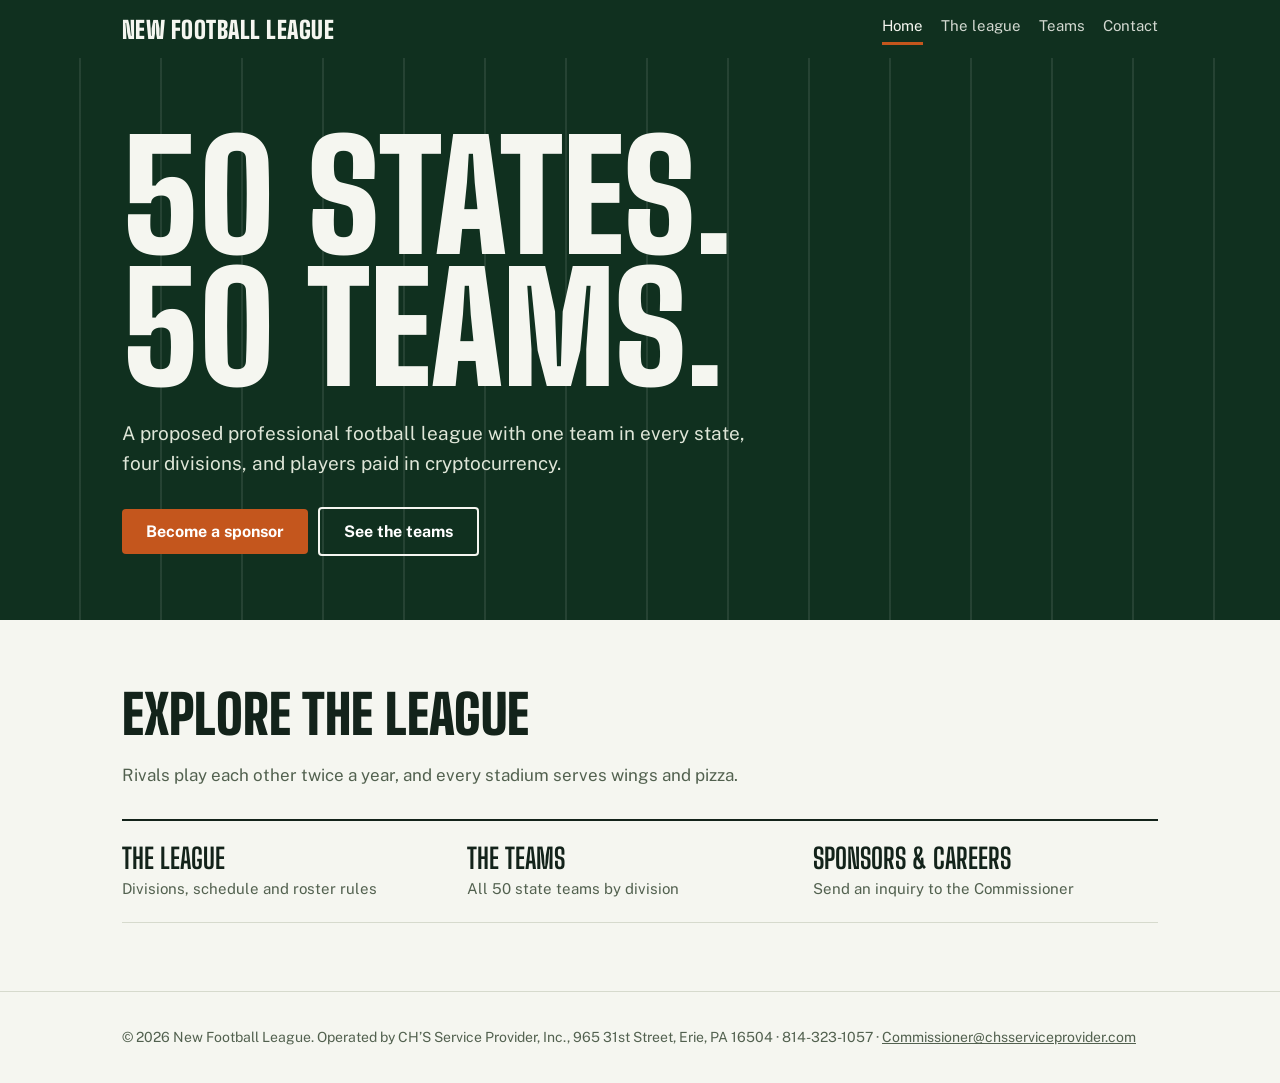
<file: index.html>
<!doctype html>
<html lang="en"><head><meta charset="utf-8"><meta name="viewport" content="width=device-width, initial-scale=1">
<title>Home — New Football League</title><meta name="description" content="One team in every state.">
<meta property="og:title" content="Home — New Football League">
<link rel="icon" href="data:image/svg+xml,<svg xmlns='http://www.w3.org/2000/svg' viewBox='0 0 100 100'><text y='.9em' font-size='90'>🏈</text></svg>">
<link rel="preconnect" href="https://fonts.googleapis.com"><link rel="preconnect" href="https://fonts.gstatic.com" crossorigin>
<link href="https://fonts.googleapis.com/css2?family=Big+Shoulders+Display:wght@700;900&family=Public+Sans:wght@400;500;700&display=swap" rel="stylesheet">
<link rel="stylesheet" href="style.css"></head>
<body>
<header class="top"><div class="wrap"><a class="logo" href="index.html">NEW FOOTBALL LEAGUE</a><nav><a href="index.html" aria-current="page">Home</a><a href="league.html">The league</a><a href="teams.html">Teams</a><a href="contact.html">Contact</a></nav></div></header>
<div class="hero"><div class="wrap"><h1>50 states.<br>50 teams.</h1>
<p>A proposed professional football league with one team in every state, four divisions, and players paid in cryptocurrency.</p>
<a class="btn" href="contact.html">Become a sponsor</a><a class="btn alt" href="teams.html">See the teams</a></div></div>
<section><div class="wrap"><h2>Explore the league</h2>
<p class="lead">Rivals play each other twice a year, and every stadium serves wings and pizza.</p>
<div class="links"><a href="league.html"><b>The league</b><span>Divisions, schedule and roster rules</span></a>
<a href="teams.html"><b>The teams</b><span>All 50 state teams by division</span></a>
<a href="contact.html"><b>Sponsors &amp; careers</b><span>Send an inquiry to the Commissioner</span></a></div></div></section>
<footer><div class="wrap">© 2026 New Football League. Operated by CH’S Service Provider, Inc., 965 31st Street, Erie, PA 16504 · 814-323-1057 · <a href="mailto:Commissioner@chsserviceprovider.com">Commissioner@chsserviceprovider.com</a></div></footer>
</body></html>
</file>
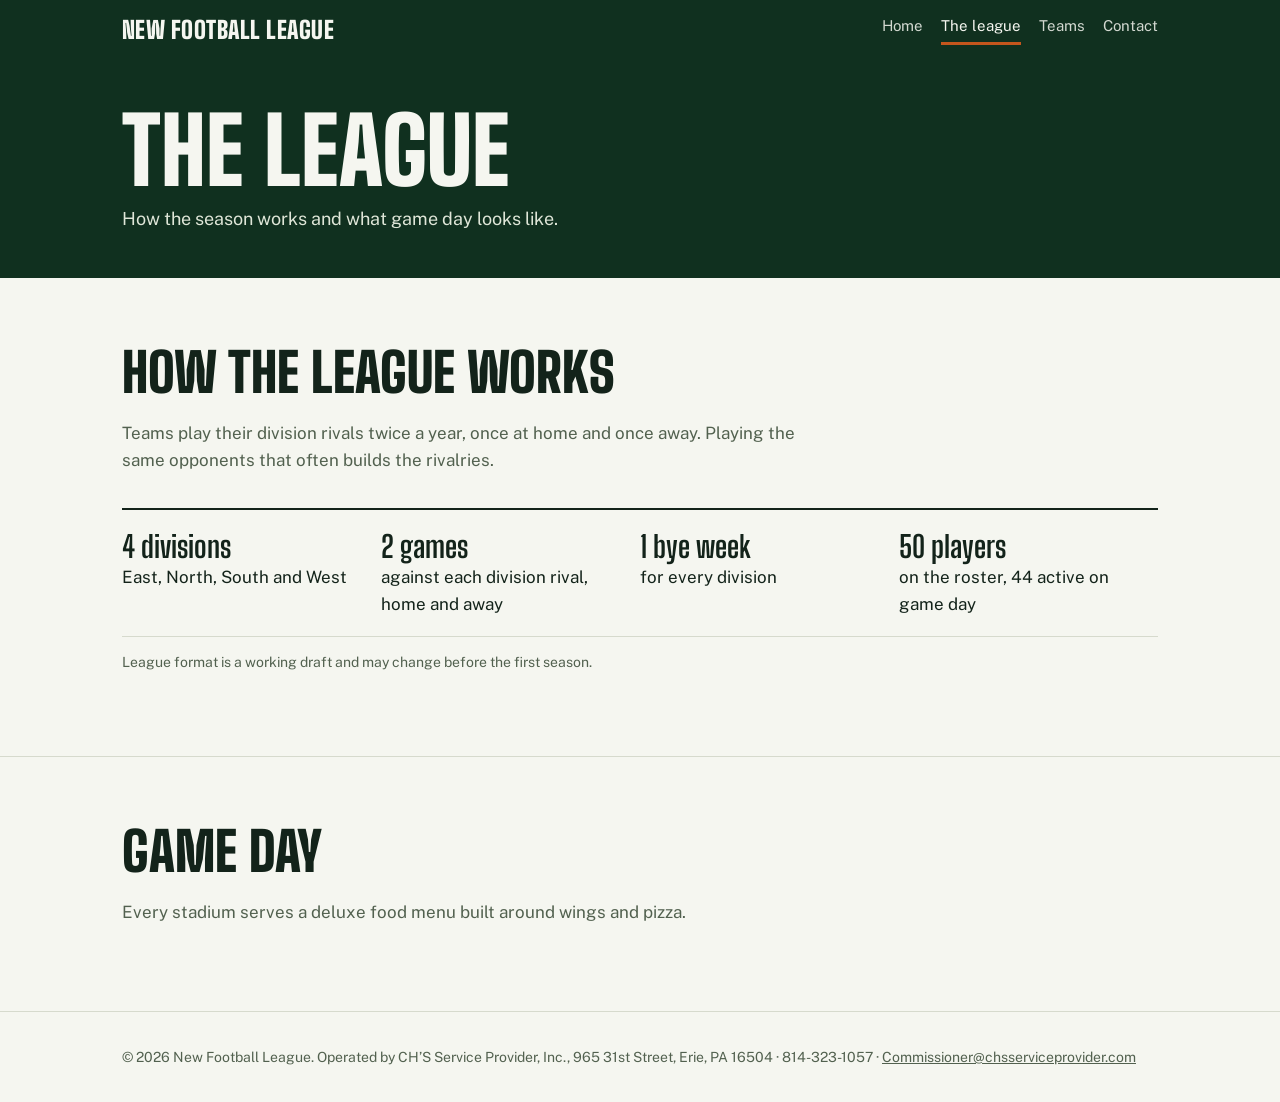
<file: league.html>
<!doctype html>
<html lang="en"><head><meta charset="utf-8"><meta name="viewport" content="width=device-width, initial-scale=1">
<title>The league — New Football League</title><meta name="description" content="How the season works and what game day looks like.">
<meta property="og:title" content="The league — New Football League">
<link rel="icon" href="data:image/svg+xml,<svg xmlns='http://www.w3.org/2000/svg' viewBox='0 0 100 100'><text y='.9em' font-size='90'>🏈</text></svg>">
<link rel="preconnect" href="https://fonts.googleapis.com"><link rel="preconnect" href="https://fonts.gstatic.com" crossorigin>
<link href="https://fonts.googleapis.com/css2?family=Big+Shoulders+Display:wght@700;900&family=Public+Sans:wght@400;500;700&display=swap" rel="stylesheet">
<link rel="stylesheet" href="style.css"></head>
<body>
<header class="top"><div class="wrap"><a class="logo" href="index.html">NEW FOOTBALL LEAGUE</a><nav><a href="index.html">Home</a><a href="league.html" aria-current="page">The league</a><a href="teams.html">Teams</a><a href="contact.html">Contact</a></nav></div></header>
<div class="pagehead"><div class="wrap"><h1>The league</h1><p>How the season works and what game day looks like.</p></div></div>
<section><div class="wrap"><h2>How the league works</h2>
<p class="lead">Teams play their division rivals twice a year, once at home and once away. Playing the same opponents that often builds the rivalries.</p>
<div class="facts"><div><b>4 divisions</b>East, North, South and West</div><div><b>2 games</b>against each division rival, home and away</div>
<div><b>1 bye week</b>for every division</div><div><b>50 players</b>on the roster, 44 active on game day</div></div>
<p class="note">League format is a working draft and may change before the first season.</p></div></section>
<section><div class="wrap"><h2>Game day</h2><p class="lead">Every stadium serves a deluxe food menu built around wings and pizza.</p></div></section>
<footer><div class="wrap">© 2026 New Football League. Operated by CH’S Service Provider, Inc., 965 31st Street, Erie, PA 16504 · 814-323-1057 · <a href="mailto:Commissioner@chsserviceprovider.com">Commissioner@chsserviceprovider.com</a></div></footer>
</body></html>
</file>
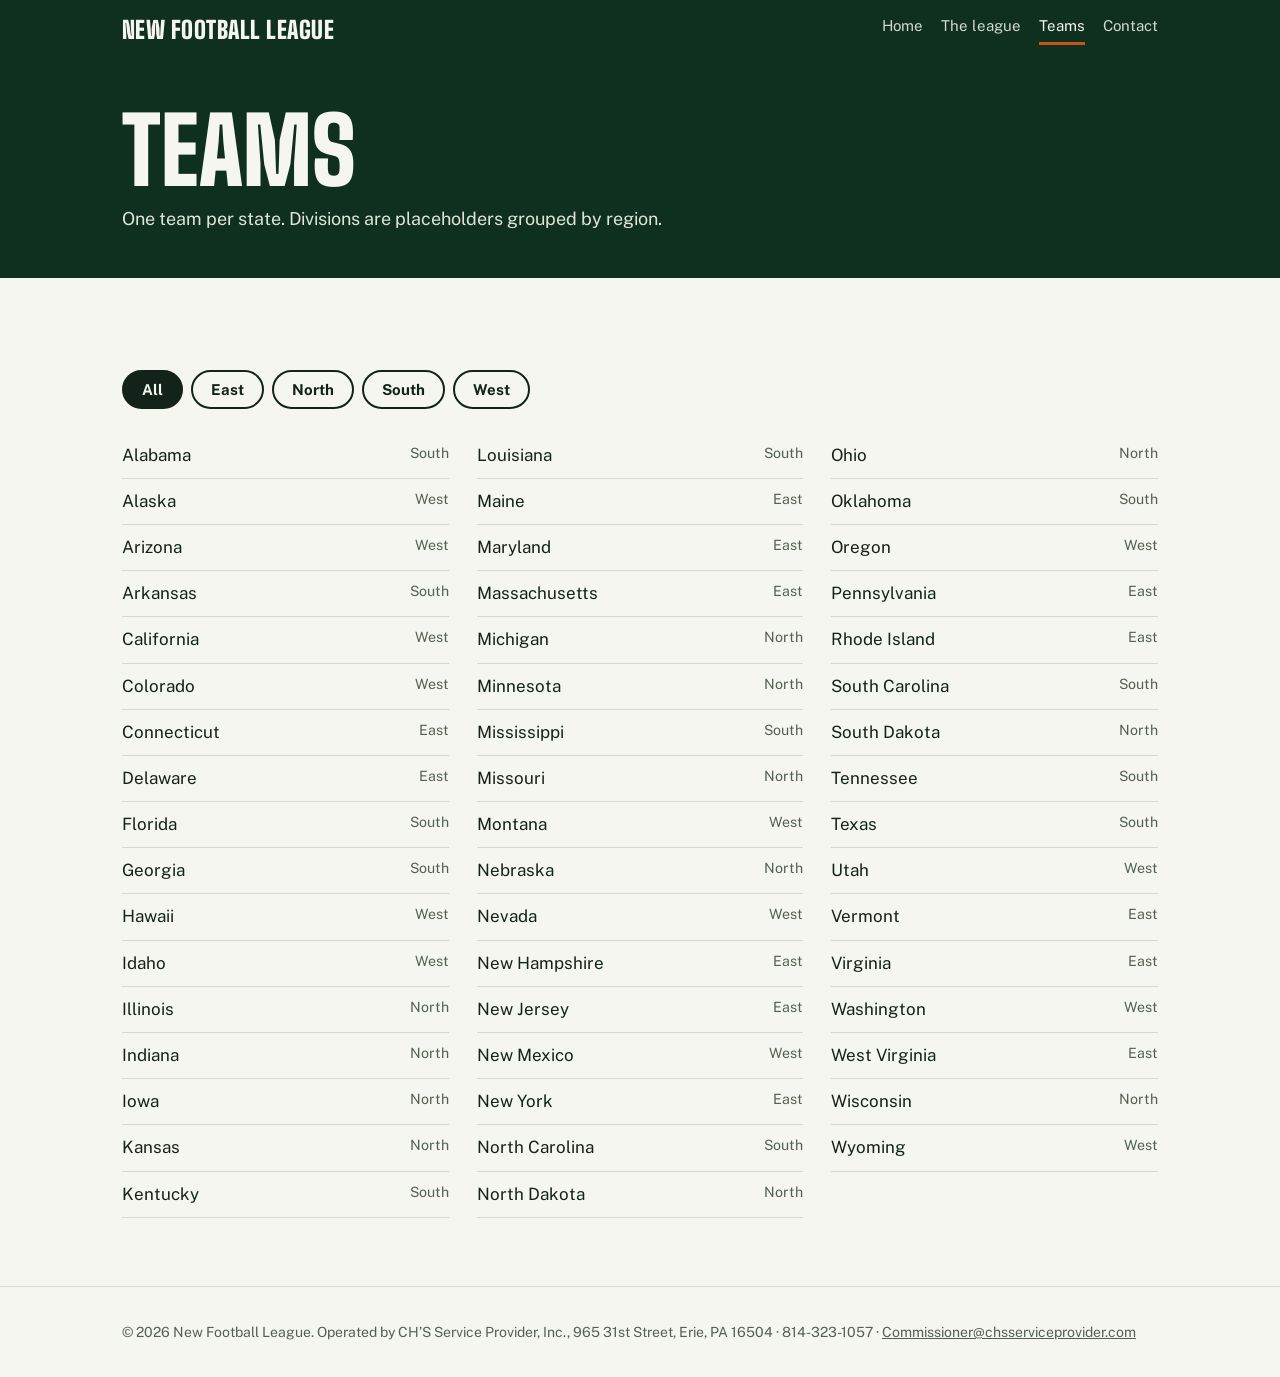
<file: teams.html>
<!doctype html>
<html lang="en"><head><meta charset="utf-8"><meta name="viewport" content="width=device-width, initial-scale=1">
<title>Teams — New Football League</title><meta name="description" content="One team per state. Divisions are placeholders grouped by region.">
<meta property="og:title" content="Teams — New Football League">
<link rel="icon" href="data:image/svg+xml,<svg xmlns='http://www.w3.org/2000/svg' viewBox='0 0 100 100'><text y='.9em' font-size='90'>🏈</text></svg>">
<link rel="preconnect" href="https://fonts.googleapis.com"><link rel="preconnect" href="https://fonts.gstatic.com" crossorigin>
<link href="https://fonts.googleapis.com/css2?family=Big+Shoulders+Display:wght@700;900&family=Public+Sans:wght@400;500;700&display=swap" rel="stylesheet">
<link rel="stylesheet" href="style.css"></head>
<body>
<header class="top"><div class="wrap"><a class="logo" href="index.html">NEW FOOTBALL LEAGUE</a><nav><a href="index.html">Home</a><a href="league.html">The league</a><a href="teams.html" aria-current="page">Teams</a><a href="contact.html">Contact</a></nav></div></header>
<div class="pagehead"><div class="wrap"><h1>Teams</h1><p>One team per state. Divisions are placeholders grouped by region.</p></div></div>
<section><div class="wrap">
<div class="tabs" role="group" aria-label="Filter by division"></div><ul id="teams"></ul></div></section>
<footer><div class="wrap">© 2026 New Football League. Operated by CH’S Service Provider, Inc., 965 31st Street, Erie, PA 16504 · 814-323-1057 · <a href="mailto:Commissioner@chsserviceprovider.com">Commissioner@chsserviceprovider.com</a></div></footer>
<script>
// ---- Teams (edit freely; divisions are placeholders by U.S. region) ----
const DIVISIONS = {
  East:"Connecticut,Delaware,Maine,Maryland,Massachusetts,New Hampshire,New Jersey,New York,Pennsylvania,Rhode Island,Vermont,Virginia,West Virginia",
  North:"Illinois,Indiana,Iowa,Kansas,Michigan,Minnesota,Missouri,Nebraska,North Dakota,Ohio,South Dakota,Wisconsin",
  South:"Alabama,Arkansas,Florida,Georgia,Kentucky,Louisiana,Mississippi,North Carolina,Oklahoma,South Carolina,Tennessee,Texas",
  West:"Alaska,Arizona,California,Colorado,Hawaii,Idaho,Montana,Nevada,New Mexico,Oregon,Utah,Washington,Wyoming"
};
const teams = Object.entries(DIVISIONS).flatMap(([d,s])=>s.split(",").map(n=>({n,d})));
const list = document.getElementById("teams"), tabs = document.querySelector(".tabs");
let cur = "All";
function draw(){
  list.innerHTML = teams.filter(t=>cur==="All"||t.d===cur).sort((a,b)=>a.n.localeCompare(b.n))
    .map(t=>`<li>${t.n}<small>${t.d}</small></li>`).join("");
  tabs.querySelectorAll("button").forEach(b=>b.setAttribute("aria-pressed",b.dataset.d===cur));
}
["All",...Object.keys(DIVISIONS)].forEach(d=>{
  const b=document.createElement("button");b.textContent=d;b.dataset.d=d;b.onclick=()=>{cur=d;draw()};tabs.appendChild(b);
});
draw();
</script>
</body></html>
</file>
<file: style.css>
:root{--turf:#10301f;--turf2:#17402b;--chalk:#f5f6f0;--ink:#13231a;--lace:#c4561d;--line:#d6dacd;--muted:#52614f;
--h:'Big Shoulders Display','Arial Narrow',Impact,sans-serif;--b:'Public Sans',system-ui,sans-serif}
@media (prefers-color-scheme:dark){:root{--chalk:#0e1a13;--ink:#eef1e8;--line:#27382d;--muted:#a3b2a0;--lace:#ec8450}}
*{box-sizing:border-box}html{scroll-behavior:smooth}
body{margin:0;font:17px/1.6 var(--b);background:var(--chalk);color:var(--ink)}
a{color:inherit}:focus-visible{outline:3px solid var(--lace);outline-offset:2px}
.wrap{max-width:1080px;margin:0 auto;padding:0 22px}
header.top{position:sticky;top:0;z-index:5;background:var(--turf);color:#f5f6f0}
header.top .wrap{display:flex;align-items:center;justify-content:space-between;height:58px;gap:16px}
.logo{font:900 24px var(--h);letter-spacing:.02em;text-decoration:none}
nav{display:flex;gap:18px;font-size:15px;overflow-x:auto}nav a{text-decoration:none;white-space:nowrap;opacity:.85}nav a:hover{opacity:1}
.hero{background:var(--turf);color:#f5f6f0;padding:72px 0 64px;position:relative;overflow:hidden}
.hero:before{content:"";position:absolute;inset:0;background:repeating-linear-gradient(90deg,transparent 0 79px,rgba(255,255,255,.09) 79px 81px)}
.hero .wrap{position:relative}
.hero h1{font:900 clamp(56px,13vw,150px)/.88 var(--h);margin:0 0 24px;text-transform:uppercase}
.hero p{max-width:34em;font-size:19px;margin:0 0 28px;color:#dfe6d8}
.btn{display:inline-block;background:var(--lace);color:#fff;font-weight:700;padding:13px 24px;border-radius:4px;text-decoration:none;border:0;font:700 16px var(--b);cursor:pointer}
.btn.alt{background:transparent;border:2px solid #f5f6f0;margin-left:10px}
section{padding:68px 0;border-bottom:1px solid var(--line)}
h2{font:900 clamp(34px,6vw,54px)/1 var(--h);margin:0 0 20px;text-transform:uppercase}
.lead{max-width:40em;color:var(--muted)}
.facts{display:grid;grid-template-columns:repeat(auto-fit,minmax(220px,1fr));gap:0;margin-top:34px;border-top:2px solid var(--ink)}
.facts div{padding:18px 18px 18px 0;border-bottom:1px solid var(--line)}
.facts b{display:block;font:700 30px var(--h)}
.tabs{display:flex;gap:8px;flex-wrap:wrap;margin:24px 0}
.tabs button{font:700 15px var(--b);padding:9px 18px;border:2px solid var(--ink);background:transparent;color:var(--ink);border-radius:999px;cursor:pointer}
.tabs button[aria-pressed=true]{background:var(--ink);color:var(--chalk)}
#teams{columns:3 200px;column-gap:28px;list-style:none;padding:0;margin:0}
#teams li{padding:9px 0;border-bottom:1px solid var(--line);break-inside:avoid;display:flex;justify-content:space-between}
#teams small{color:var(--muted)}
.note{font-size:14px;color:var(--muted);margin-top:14px}
form{display:grid;gap:14px;max-width:560px;margin-top:26px}
label{font-weight:500;font-size:15px;display:grid;gap:5px}
input,select,textarea{font:inherit;padding:11px 12px;border:1.5px solid var(--muted);border-radius:4px;background:transparent;color:inherit;width:100%}
#msg{min-height:1.5em;font-weight:500}
footer{padding:34px 0;font-size:14px;color:var(--muted)}
.pagehead{background:var(--turf);color:#f5f6f0;padding:52px 0 44px}
.pagehead h1{font:900 clamp(44px,9vw,92px)/.9 var(--h);margin:0 0 12px;text-transform:uppercase}
.pagehead p{margin:0;max-width:36em;color:#dfe6d8;font-size:18px}
nav a[aria-current=page]{opacity:1;border-bottom:3px solid var(--lace);padding-bottom:4px}
.links{display:grid;grid-template-columns:repeat(auto-fit,minmax(240px,1fr));gap:0;border-top:2px solid var(--ink);margin-top:30px}
.links a{display:block;padding:20px 18px 20px 0;border-bottom:1px solid var(--line);text-decoration:none}
.links b{display:block;font:700 28px var(--h);text-transform:uppercase}.links span{color:var(--muted);font-size:15px}
.links a:hover b{color:var(--lace)}
</file>
